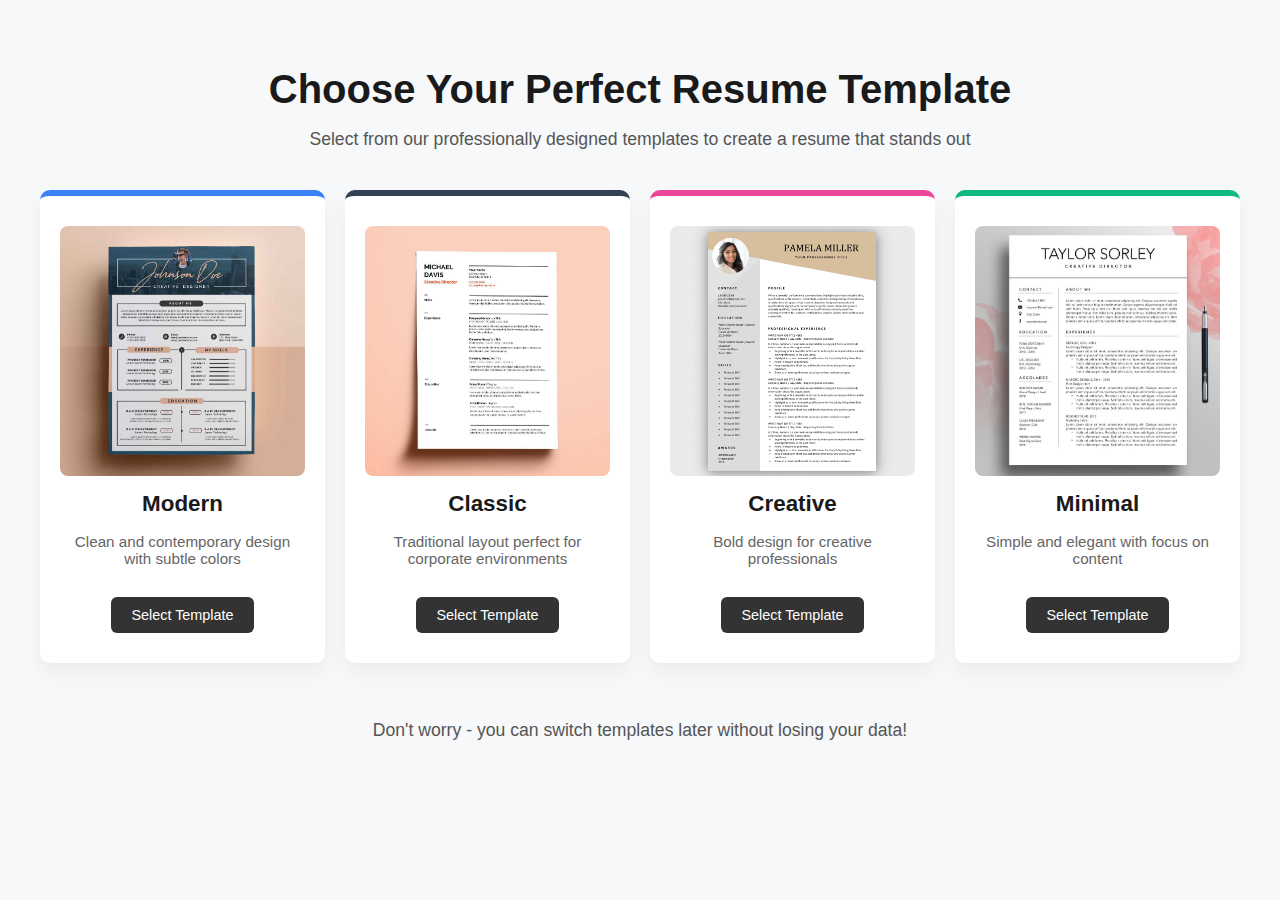
<file: index.html>
<!-- index.html -->
<!DOCTYPE html>
<html lang="en">
<head>
  <meta charset="UTF-8">
  <meta name="viewport" content="width=device-width, initial-scale=1.0">
  <title>Select Resume Template</title>
  <link rel="stylesheet" href="css/style.css">
</head>
<body>
  <section class="container">
    <h1 class="main-heading">Choose Your Perfect Resume Template</h1>
    <p class="sub-heading">
      Select from our professionally designed templates to create a resume that stands out
    </p>

    <div class="template-grid">
      <!-- Template 1 -->
      <div class="template-card blue" onclick="selectTemplate('template1')">
        <img src="templates/Professional-Resume-Template.jpg" alt="Modern Template" class="template-img1" />
        <h2>Modern</h2>
        <p>Clean and contemporary design with subtle colors</p>
        <button>Select Template</button>
      </div>

      <!-- Template 2 -->
      <div class="template-card dark" onclick="selectTemplate('template2')">
        <img src="templates/google_docs_resume_templates_006.jpg" alt="Classic Template" class="template-img2" />
        <h2>Classic</h2>
        <p>Traditional layout perfect for corporate environments</p>
        <button>Select Template</button>
      </div>

      <!-- Template 3 -->
      <div class="template-card pink" onclick="selectTemplate('template3')">
        <img src="templates/modern-resume-gold.png" alt="Creative Template" class="template-img1" />
        <h2>Creative</h2>
        <p>Bold design for creative professionals</p>
        <button>Select Template</button>
      </div>

      <!-- Template 4 -->
      <div class="template-card green" onclick="selectTemplate('template4')">
        <img src="templates/5d4c4b8ab77511a2ae6af6c862dcdc6a.jpg" alt="Minimal Template" class="template-img1" />
        <h2>Minimal</h2>
        <p>Simple and elegant with focus on content</p>
        <button>Select Template</button>
      </div>
    </div>
  </section>

  <p id="closing-line">Don't worry - you can switch templates later without losing your data!<p>

  <script src="script.js"></script>
</body>
</html>
</file>
<file: css/style.css>
/* style.css */

body {
  font-family: 'Segoe UI', sans-serif;
  margin: 0;
  padding: 0;
  background: #f6f8fa;
  color: #1a1a1a;
  text-align: center;
}

.container {
  max-width: 1200px;
  margin: auto;
  padding: 40px 20px;
}

.main-heading {
  font-size: 2.5rem;
  margin-bottom: 10px;
}

.sub-heading {
  font-size: 1.1rem;
  color: #555;
  margin-bottom: 40px;
}

.template-grid {
  display: grid;
  grid-template-columns: repeat(auto-fit, minmax(250px, 1fr));
  gap: 20px;
  justify-items: center;
}

.template-card {
  background-color: white;
  padding: 30px 20px;
  border-radius: 10px;
  box-shadow: 0 10px 20px rgba(0,0,0,0.05);
  text-align: center;
  transition: transform 0.2s ease, box-shadow 0.2s ease;
  cursor: pointer;
}

.template-card:hover {
  transform: translateY(-5px);
  box-shadow: 0 15px 25px rgba(0,0,0,0.1);
}

.template-card h2 {
  margin: 15px 0 10px;
  font-size: 1.4rem;
}

.template-card p {
  font-size: 0.95rem;
  color: #666;
}

.template-card button {
  margin-top: 15px;
  padding: 10px 20px;
  border: none;
  border-radius: 6px;
  font-size: 0.9rem;
  background-color: #333;
  color: white;
  cursor: pointer;
  transition: background-color 0.2s ease;
}

.template-card button:hover {
  background-color: #111;
}

.template-icon {
  width: 60px;
  height: 60px;
  background: #ddd;
  border-radius: 10px;
  margin: 0 auto 15px;
}

/* Theme Colors */
.blue   { border-top: 6px solid #3b82f6; }
.dark   { border-top: 6px solid #334155; }
.pink   { border-top: 6px solid #ec4899; }
.green  { border-top: 6px solid #10b981; }

.template-img1 {
  width: 100%;
  height: 250px;
  object-fit: cover;
  border-radius: 8px;
  margin-bottom: 15px;
  display: block;
}

.template-img2 {
  width: 100%;
  height: 250px;
  object-fit: cover;
  border-radius: 8px;
  margin-bottom: 15px;
  display: block;
}
#closing-line{
  font-size: 1.1rem;
  color: #555;
  margin-bottom: 40px;
}
</file>
